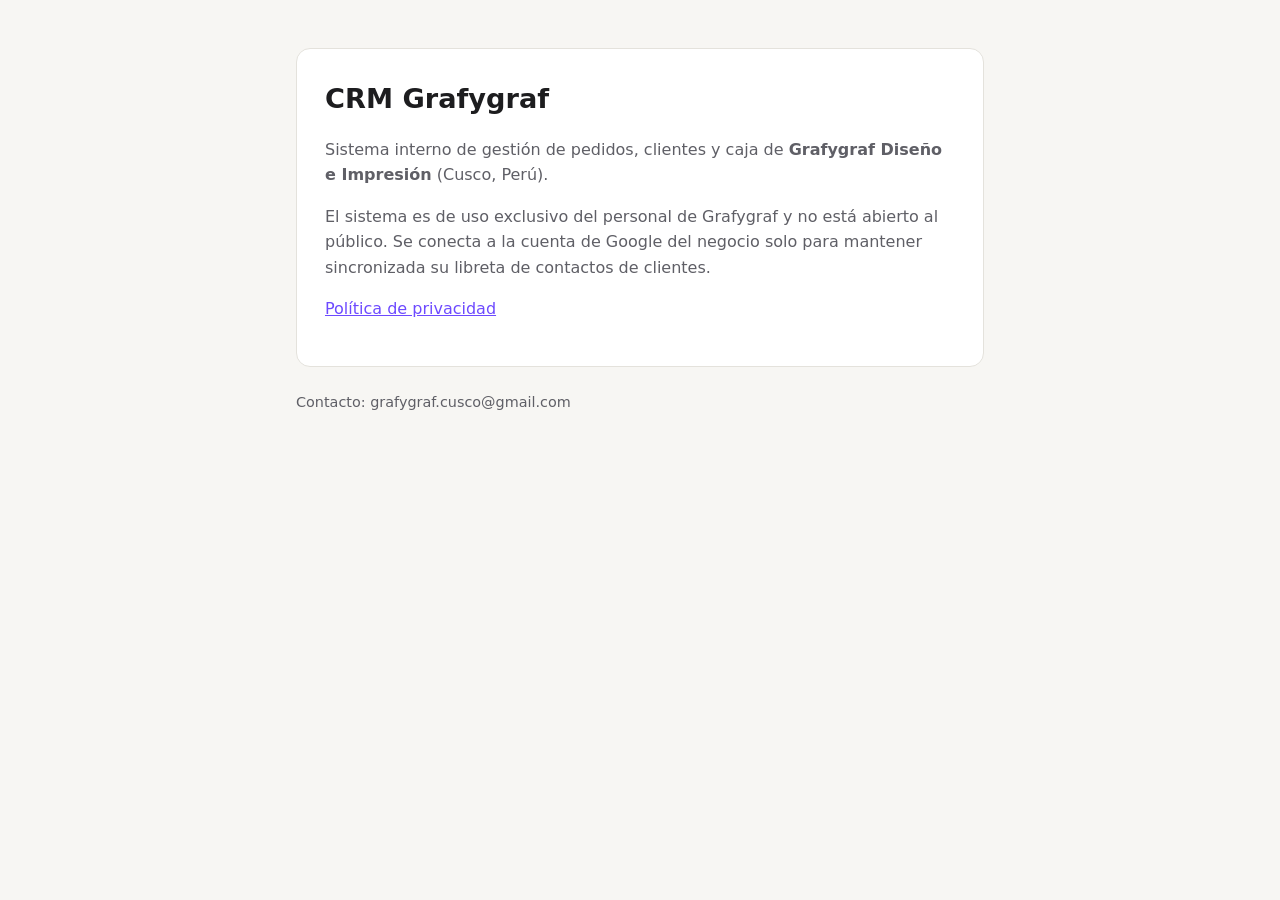
<file: index.html>
<!doctype html>
<html lang="es">
<head>
<meta charset="utf-8"><meta name="viewport" content="width=device-width,initial-scale=1">
<title>CRM Grafygraf</title><link rel="stylesheet" href="estilo.css">
</head>
<body><main><div class="card">
<h1>CRM Grafygraf</h1>
<p>Sistema interno de gestión de pedidos, clientes y caja de <strong>Grafygraf Diseño e Impresión</strong> (Cusco, Perú).</p>
<p>El sistema es de uso exclusivo del personal de Grafygraf y no está abierto al público. Se conecta a la cuenta de Google del negocio solo para mantener sincronizada su libreta de contactos de clientes.</p>
<p><a href="privacidad.html">Política de privacidad</a></p>
</div>
<footer>Contacto: grafygraf.cusco@gmail.com</footer>
</main></body></html>
</file>
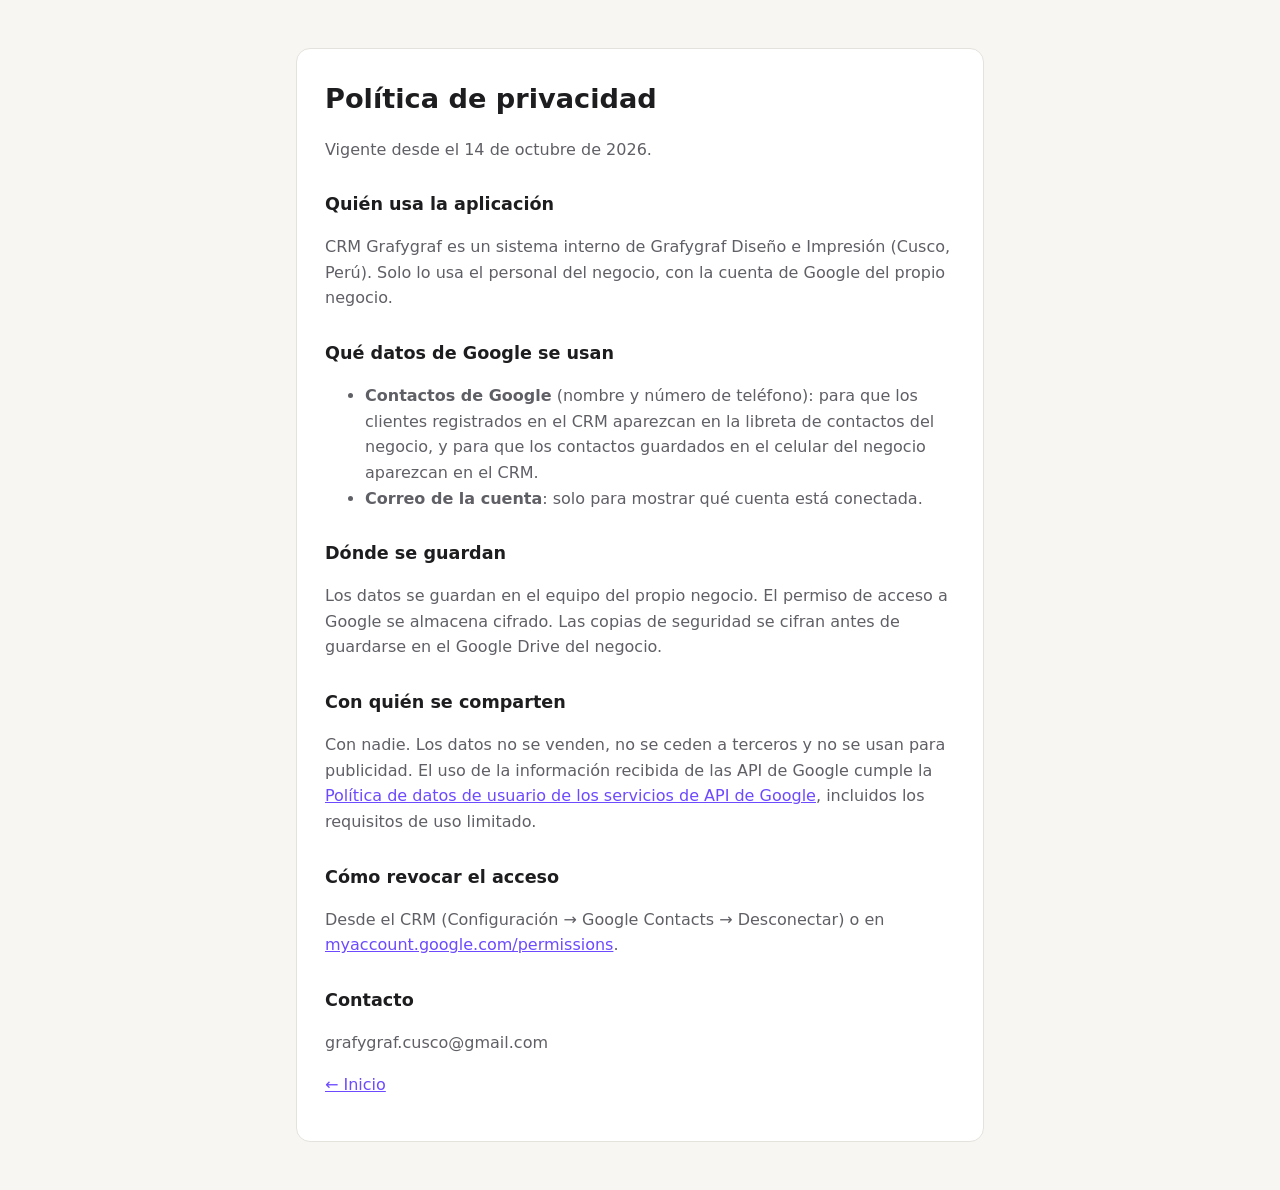
<file: privacidad.html>
<!doctype html>
<html lang="es">
<head>
<meta charset="utf-8"><meta name="viewport" content="width=device-width,initial-scale=1">
<title>Privacidad · CRM Grafygraf</title><link rel="stylesheet" href="estilo.css">
</head>
<body><main><div class="card">
<h1>Política de privacidad</h1>
<p>Vigente desde el 14 de octubre de 2026.</p>

<h2>Quién usa la aplicación</h2>
<p>CRM Grafygraf es un sistema interno de Grafygraf Diseño e Impresión (Cusco, Perú). Solo lo usa el personal del negocio, con la cuenta de Google del propio negocio.</p>

<h2>Qué datos de Google se usan</h2>
<ul>
<li><strong>Contactos de Google</strong> (nombre y número de teléfono): para que los clientes registrados en el CRM aparezcan en la libreta de contactos del negocio, y para que los contactos guardados en el celular del negocio aparezcan en el CRM.</li>
<li><strong>Correo de la cuenta</strong>: solo para mostrar qué cuenta está conectada.</li>
</ul>

<h2>Dónde se guardan</h2>
<p>Los datos se guardan en el equipo del propio negocio. El permiso de acceso a Google se almacena cifrado. Las copias de seguridad se cifran antes de guardarse en el Google Drive del negocio.</p>

<h2>Con quién se comparten</h2>
<p>Con nadie. Los datos no se venden, no se ceden a terceros y no se usan para publicidad. El uso de la información recibida de las API de Google cumple la <a href="https://developers.google.com/terms/api-services-user-data-policy">Política de datos de usuario de los servicios de API de Google</a>, incluidos los requisitos de uso limitado.</p>

<h2>Cómo revocar el acceso</h2>
<p>Desde el CRM (Configuración → Google Contacts → Desconectar) o en <a href="https://myaccount.google.com/permissions">myaccount.google.com/permissions</a>.</p>

<h2>Contacto</h2>
<p>grafygraf.cusco@gmail.com</p>
<p><a href="index.html">← Inicio</a></p>
</div></main></body></html>
</file>
<file: estilo.css>
:root{--bg:#f7f6f3;--tx:#1d1d1f;--mut:#5f5f66;--ac:#6d4aff;--card:#fff;--br:#e4e2dc}
@media (prefers-color-scheme:dark){:root{--bg:#121216;--tx:#ececf1;--mut:#a2a2ad;--ac:#a58bff;--card:#1b1b21;--br:#2c2c35}}
*{box-sizing:border-box}body{margin:0;background:var(--bg);color:var(--tx);font:16px/1.6 system-ui,-apple-system,"Segoe UI",Roboto,sans-serif}
main{max-width:720px;margin:0 auto;padding:48px 16px}
.card{background:var(--card);border:1px solid var(--br);border-radius:14px;padding:28px}
h1{font-size:1.7rem;margin:0 0 8px}h2{font-size:1.1rem;margin:28px 0 6px}p,li{color:var(--mut)}
a{color:var(--ac)}footer{margin-top:24px;font-size:.9rem;color:var(--mut)}
</file>
